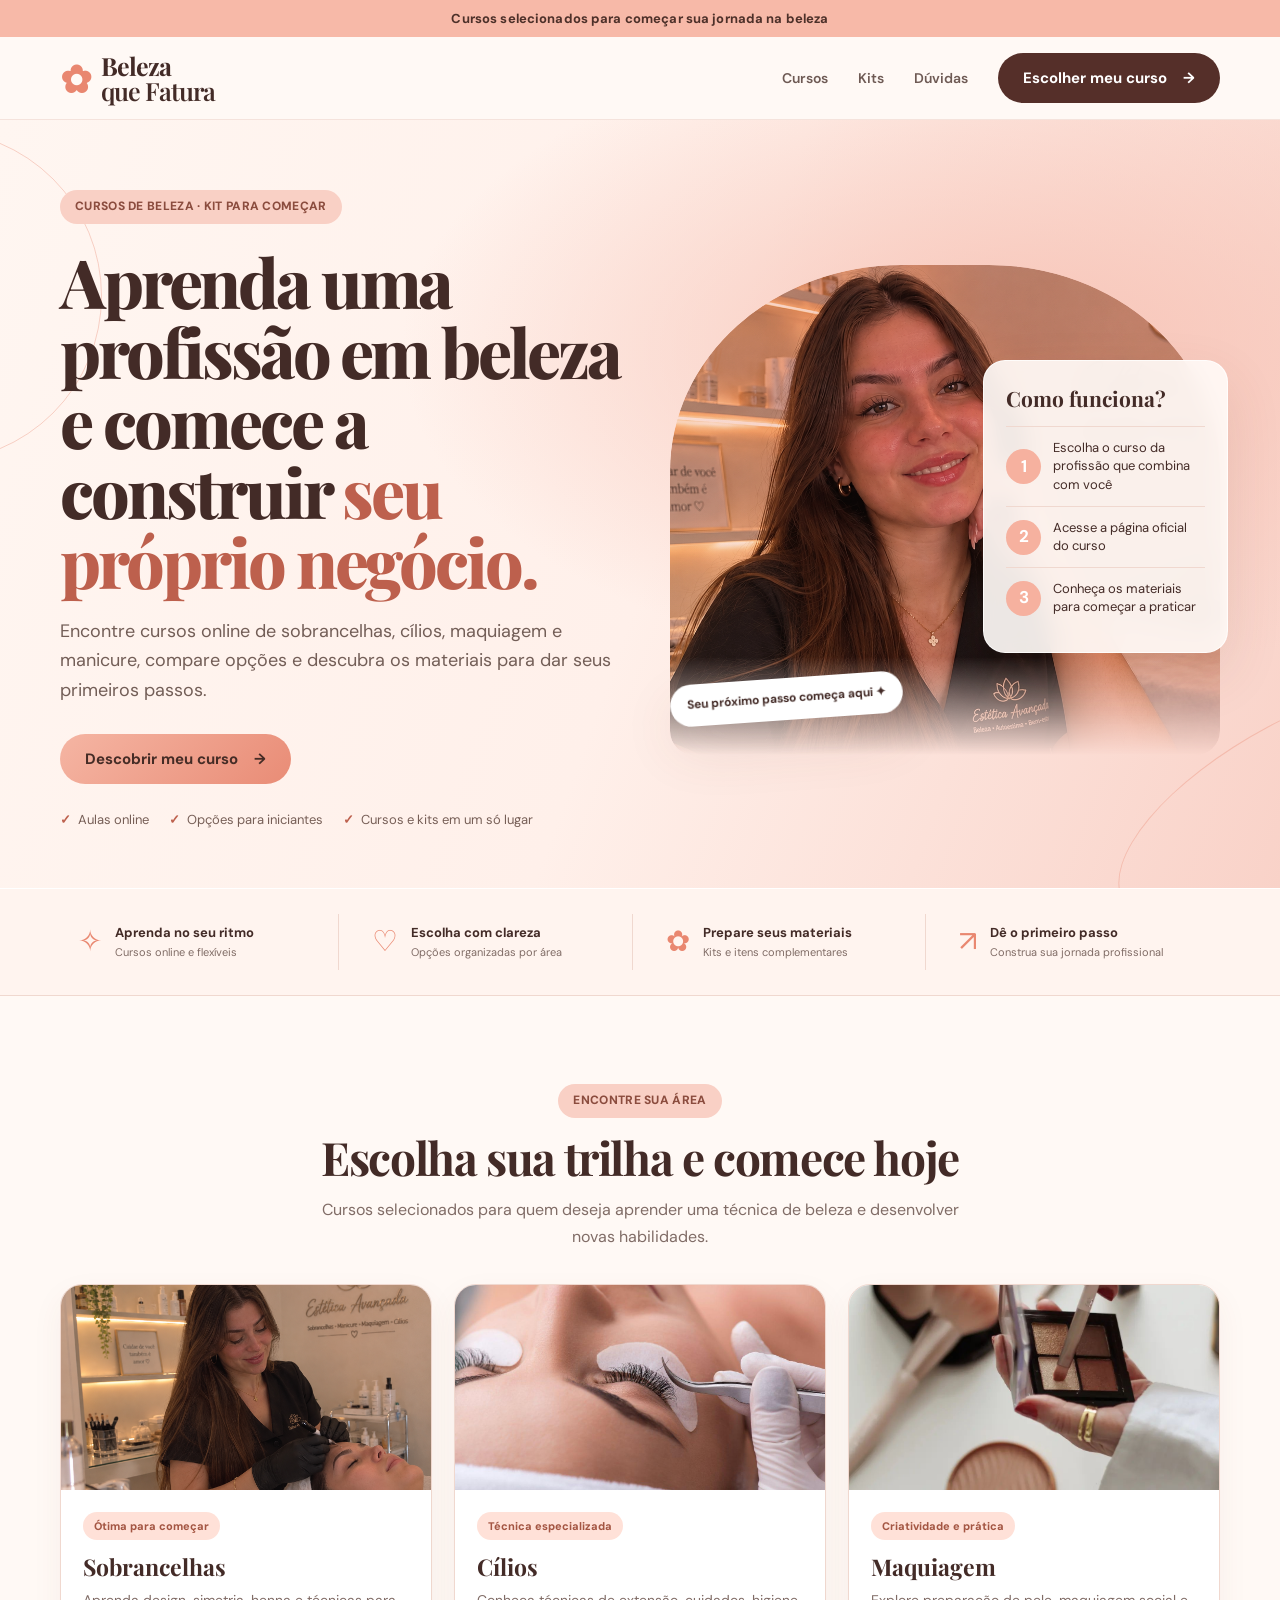
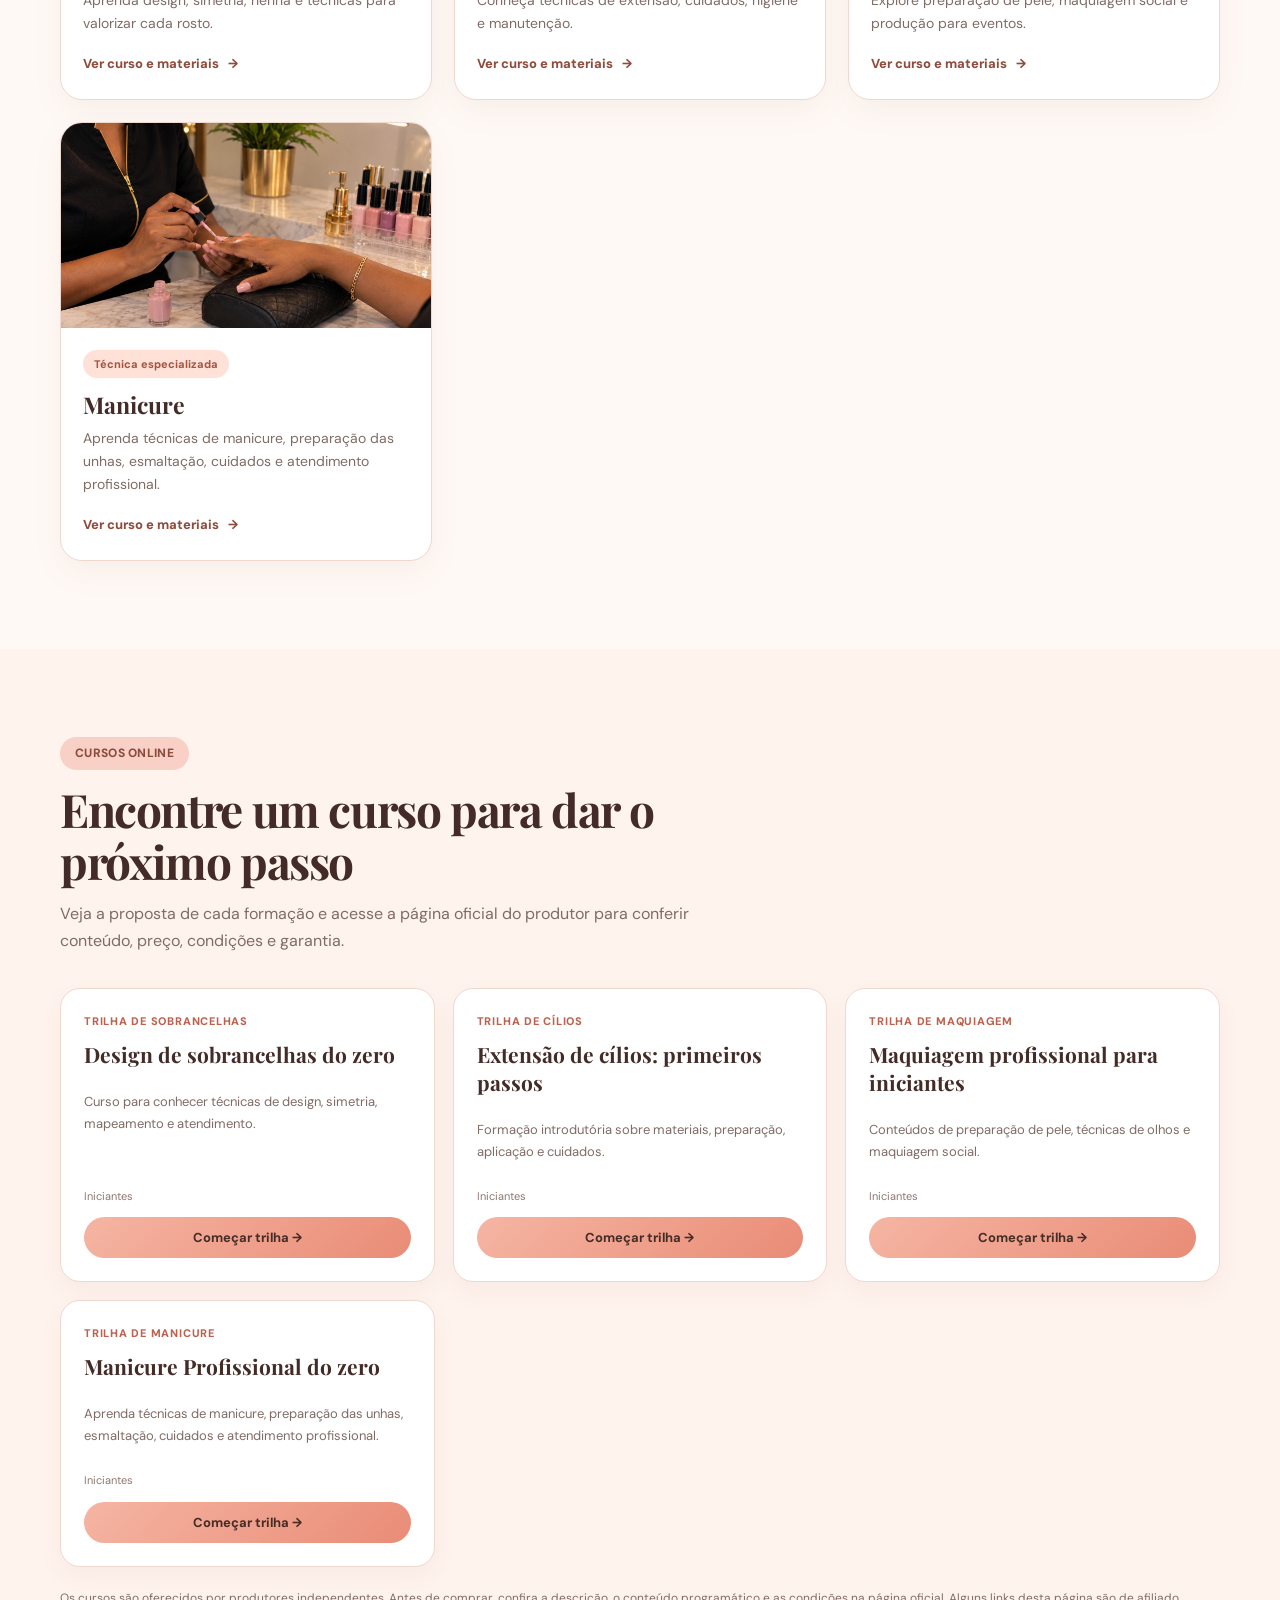
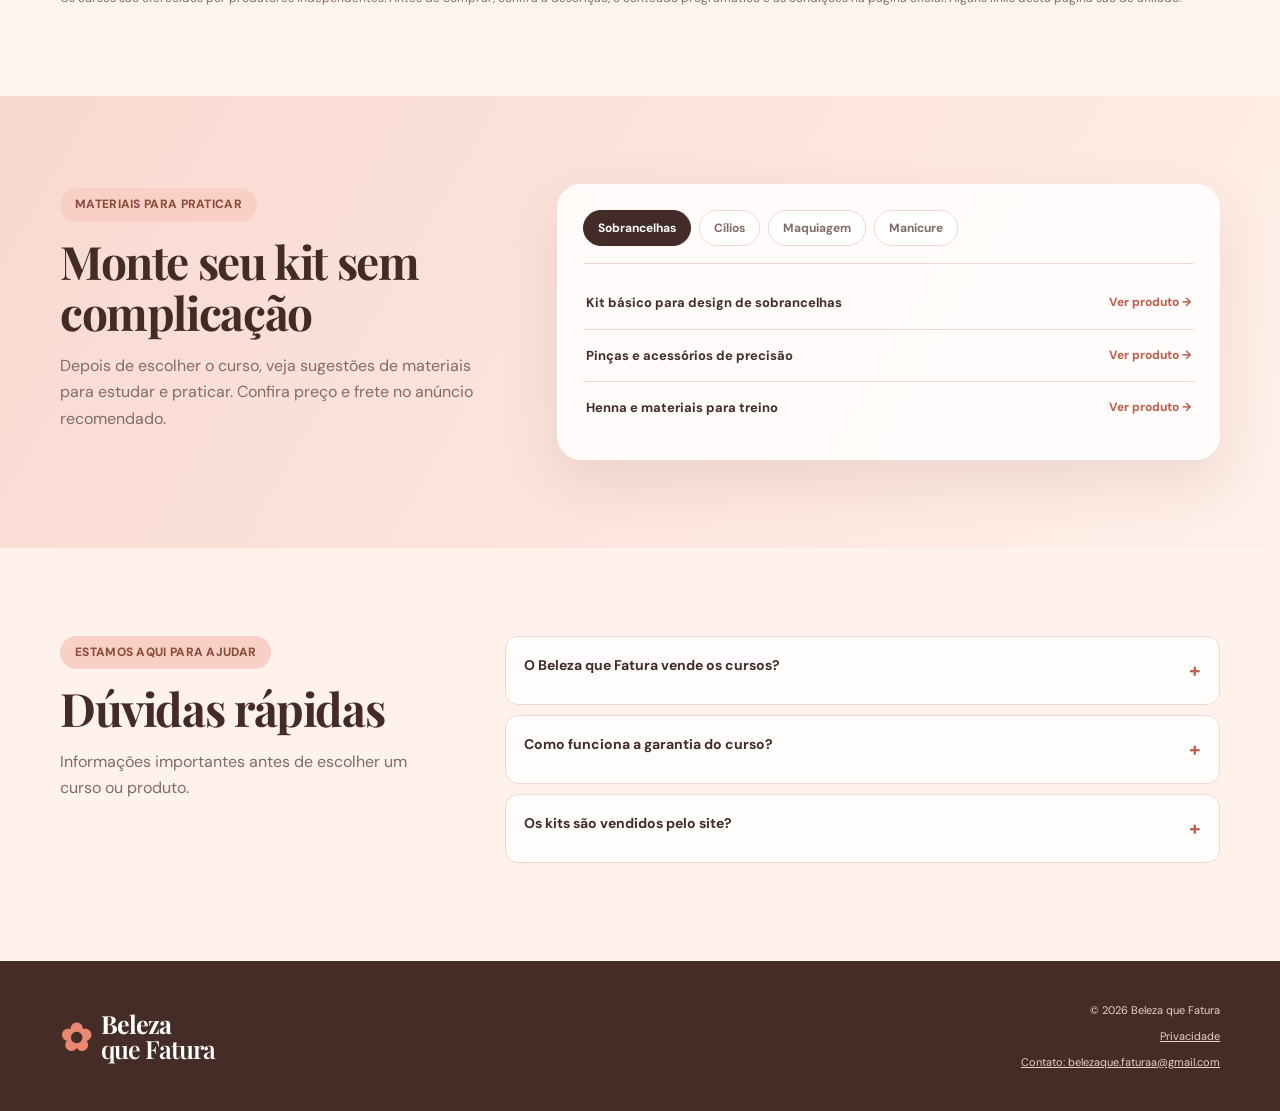
<file: principal/index.html>
<!DOCTYPE html>
<html lang="pt-BR">
<head>
  <meta charset="UTF-8">
  <meta name="viewport" content="width=device-width, initial-scale=1.0">
  <meta name="theme-color" content="#f8c4b5">
  <meta name="description" content="Encontre cursos de beleza para começar em sobrancelhas, cílios, maquiagem e manicure, além de kits e materiais para seus primeiros atendimentos.">
  <meta property="og:title" content="Beleza que Fatura | Aprenda, pratique e comece">
  <meta property="og:description" content="Cursos de beleza selecionados e kits para dar os primeiros passos na profissão.">
  <link rel="icon" href="favicon.svg" type="image/svg+xml">
  <title>Beleza que Fatura | Cursos e kits para começar</title>
  <link rel="preconnect" href="https://fonts.googleapis.com">
  <link rel="preconnect" href="https://fonts.gstatic.com" crossorigin>
  <link href="https://fonts.googleapis.com/css2?family=DM+Sans:wght@400;500;600;700;800&family=Playfair+Display:wght@600;700;800&display=swap" rel="stylesheet">
  <link rel="stylesheet" href="style.css">
</head>
<body>
  <a class="skip" href="#conteudo">Pular para o conteúdo</a>
  <div class="promo" id="promo">Cursos selecionados para começar sua jornada na beleza</div>

  <header class="header" id="header">
    <div class="container nav-wrap">
      <a class="brand" href="#inicio" aria-label="Beleza que Fatura - início">
        <span class="brand-mark" aria-hidden="true">✿</span>
        <span>Beleza <b>que Fatura</b></span>
      </a>
      <button class="menu-toggle" id="menuToggle" aria-expanded="false" aria-controls="nav" type="button">Menu</button>
      <nav class="nav" id="nav">
        <a href="#trilhas">Cursos</a>
        <a href="#kits">Kits</a>
        <a href="#faq">Dúvidas</a>
        <a class="button button-dark nav-cta" href="#trilhas">Escolher meu curso <span>→</span></a>
      </nav>
    </div>
  </header>

  <main id="conteudo">
    <section class="hero" id="inicio">
      <div class="hero-deco deco-one"></div><div class="hero-deco deco-two"></div>
      <div class="container hero-grid">
        <div class="hero-copy">
          <span class="eyebrow">Cursos de beleza · Kit para começar</span>
          <h1>Aprenda uma profissão em beleza e comece a construir <em>seu próprio negócio.</em></h1>
          <p class="hero-text">Encontre cursos online de sobrancelhas, cílios, maquiagem e manicure, compare opções e descubra os materiais para dar seus primeiros passos.</p>
          <div class="hero-actions"><a class="button button-primary" href="#trilhas">Descobrir meu curso <span>→</span></a></div>
          <ul class="hero-points"><li>Aulas online</li><li>Opções para iniciantes</li><li>Cursos e kits em um só lugar</li></ul>
        </div>
        <div class="hero-visual">
          <img src="img/model-marii.png" alt="Profissional de beleza segurando pincéis de maquiagem" class="hero-photo">
          <div class="how-card">
            <h2>Como funciona?</h2>
            <div class="how-row"><b>1</b><span>Escolha o curso da profissão que combina com você</span></div>
            <div class="how-row"><b>2</b><span>Acesse a página oficial do curso</span></div>
            <div class="how-row"><b>3</b><span>Conheça os materiais para começar a praticar</span></div>
          </div>
          <span class="floating-label">Seu próximo passo começa aqui ✦</span>
        </div>
      </div>
    </section>

    <section class="benefit-strip">
      <div class="container benefit-grid">
        <div><span class="benefit-icon">✧</span><p><b>Aprenda no seu ritmo</b><small>Cursos online e flexíveis</small></p></div>
        <div><span class="benefit-icon">♡</span><p><b>Escolha com clareza</b><small>Opções organizadas por área</small></p></div>
        <div><span class="benefit-icon">✿</span><p><b>Prepare seus materiais</b><small>Kits e itens complementares</small></p></div>
        <div><span class="benefit-icon">↗</span><p><b>Dê o primeiro passo</b><small>Construa sua jornada profissional</small></p></div>
      </div>
    </section>

    <section class="tracks section" id="trilhas">
      <div class="container">
        <div class="section-heading centered"><span class="eyebrow">Encontre sua área</span><h2>Escolha sua trilha e comece hoje</h2><p>Cursos selecionados para quem deseja aprender uma técnica de beleza e desenvolver novas habilidades.</p></div>
        <div class="track-grid">
          <article class="track-card"><img src="img/marisobran.png" alt="Detalhe de sobrancelha bem definida"><div class="track-content"><span class="tag">Ótima para começar</span><h3>Sobrancelhas</h3><p>Aprenda design, simetria, henna e técnicas para valorizar cada rosto.</p><a href="#curso-sobrancelhas" class="text-link">Ver curso e materiais <span>→</span></a></div></article>
          <article class="track-card"><img src="img/cilios.png" alt="Detalhe de cílios com extensão"><div class="track-content"><span class="tag">Técnica especializada</span><h3>Cílios</h3><p>Conheça técnicas de extensão, cuidados, higiene e manutenção.</p><a href="#curso-cilios" class="text-link">Ver curso e materiais <span>→</span></a></div></article>
          <article class="track-card"><img src="img/makeup.png" alt="Pincel de maquiagem sendo usado para aplicar produto sobre a pele em um ambiente profissional de beleza"><div class="track-content"><span class="tag">Criatividade e prática</span><h3>Maquiagem</h3><p>Explore preparação de pele, maquiagem social e produção para eventos.</p><a href="#curso-maquiagem" class="text-link">Ver curso e materiais <span>→</span></a></div></article>
          <article class="track-card"><img src="img/manicure.png" alt="Detalhe de unha com esmalte"><div class="track-content"><span class="tag">Técnica especializada</span><h3>Manicure</h3><p>Aprenda técnicas de manicure, preparação das unhas, esmaltação, cuidados e atendimento profissional.</p><a href="#curso-manicure" class="text-link">Ver curso e materiais <span>→</span></a></div></article>
        </div>
      </div>
    </section>

    <section class="courses section" id="cursos-recomendados">
      <div class="container">
        <div class="section-heading"><span class="eyebrow">Cursos online</span><h2>Encontre um curso para dar o próximo passo</h2><p>Veja a proposta de cada formação e acesse a página oficial do produtor para conferir conteúdo, preço, condições e garantia.</p></div>
        <div class="course-list" id="courseList"></div>
        <p class="disclaimer">Os cursos são oferecidos por produtores independentes. Antes de comprar, confira a descrição, o conteúdo programático e as condições na página oficial. Alguns links desta página são de afiliado.</p>
      </div>
    </section>

    <section class="kits section" id="kits">
      <div class="container kits-layout">
        <div class="kits-intro"><span class="eyebrow">Materiais para praticar</span><h2>Monte seu kit sem complicação</h2><p>Depois de escolher o curso, veja sugestões de materiais para estudar e praticar. Confira preço e frete no anúncio recomendado.</p><div class="store-pills"></div></div>
        <div class="kit-panel"><div class="kit-tabs" role="tablist" aria-label="Escolha a área do kit"><button class="kit-tab active" data-kit="sobrancelhas" role="tab" aria-selected="true">Sobrancelhas</button><button class="kit-tab" data-kit="cilios" role="tab" aria-selected="false">Cílios</button><button class="kit-tab" data-kit="maquiagem" role="tab" aria-selected="false">Maquiagem</button>
        <button class="kit-tab" data-kit="manicure" role="tab" aria-selected="false">Manicure</button>
        </div><div id="kitItems" class="kit-items"></div></div>
      </div>
    </section>

  
    <section class="faq section" id="faq">
      <div class="container faq-layout"><div><span class="eyebrow">Estamos aqui para ajudar</span><h2>Dúvidas rápidas</h2><p>Informações importantes antes de escolher um curso ou produto.</p></div><div class="faq-list">
        <details><summary>O Beleza que Fatura vende os cursos?</summary><p>Não. O site apresenta e recomenda cursos oferecidos por produtores independentes. Ao clicar em um curso, você será direcionada à página oficial de venda, como a Hotmart, quando esse for o canal utilizado pelo produtor.</p></details>
        <details><summary>Como funciona a garantia do curso?</summary><p>O prazo e as regras de reembolso devem ser conferidos na página oficial de cada curso, antes da compra. Não presumimos que todos os produtores ofereçam as mesmas condições.</p></details>
        <details><summary>Os kits são vendidos pelo site?</summary><p>Não. As sugestões de materiais direcionam para lojas e vendedores externos. Confira avaliações, descrição, frete e política de devolução antes de finalizar a compra.</p></details>
      </div></div>
    </section>

    <!--
    <section class="newsletter section">
      <div class="container newsletter-box"><div><span class="newsletter-icon">✉</span><div><h2>Receba novidades e dicas</h2><p>Conteúdos sobre cursos, beleza e empreendedorismo.</p></div></div><form id="newsletterForm"><label class="sr-only" for="email">Seu e-mail</label><input id="email" type="email" placeholder="Seu e-mail" required><button class="button button-primary" type="submit">Quero receber →</button><small id="newsletterMessage">Ao se cadastrar, você concorda em receber comunicações por e-mail.</small></form></div>
    </section>
  -->
  </main>

  <footer class="footer">
  <div class="container footer-grid">
    <a class="brand footer-brand" href="#inicio"><span class="brand-mark">✿</span><span>Beleza <b>que Fatura</b></span></a>
    <div class="footer-meta">
      <span>© <span id="year"></span> Beleza que Fatura</span>
      <a href="privacidade.html">Privacidade</a>
      <a href="mailto:belezaquefatura@gmail.com">Contato: belezaque.faturaa@gmail.com</a>
    </div>
  </div>
</footer>
<script src="script.js"></script>
</body>
</html>
</file>
<file: principal/style.css>
:root{--peach:#f6b6a5;--coral:#e98770;--coral-dark:#bd604d;--cream:#fff9f5;--blush:#ffede7;--blush-2:#fbe0d8;--ink:#432b27;--muted:#806c66;--line:#f0d8cf;--white:#fff;--shadow:0 22px 55px rgba(119,66,52,.12);--radius:24px}*{box-sizing:border-box}html{scroll-behavior:smooth;scroll-padding-top:90px}body{margin:0;background:var(--cream);color:var(--ink);font:16px/1.65 'DM Sans',sans-serif;overflow-x:hidden}a{color:inherit;text-decoration:none}img{display:block;max-width:100%}.container{width:min(1160px,calc(100% - 44px));margin:auto}.skip{position:absolute;left:-9999px;top:8px;background:var(--ink);color:#fff;padding:10px;z-index:100}.skip:focus{left:10px}.promo{text-align:center;background:#f7b9a8;color:#4d3029;padding:8px 16px;font-size:13px;font-weight:700;letter-spacing:.01em}.header{position:sticky;top:0;z-index:30;background:rgba(255,249,245,.92);backdrop-filter:blur(16px);border-bottom:1px solid rgba(240,216,207,.65)}.nav-wrap{height:82px;display:flex;align-items:center;justify-content:space-between;gap:24px}.brand{display:flex;align-items:center;gap:10px;font:700 25px/1 'Playfair Display',serif;letter-spacing:-.04em}.brand b{display:block;font-weight:600}.brand-mark{font-size:38px;color:var(--coral);line-height:1}.nav{display:flex;align-items:center;gap:30px}.nav>a:not(.button){font-size:14px;color:#6e5a54;font-weight:600}.nav>a:not(.button):hover,.text-link:hover{color:var(--coral-dark)}.menu-toggle{display:none;border:1px solid var(--line);background:#fff;border-radius:999px;padding:9px 17px;color:var(--ink);font:700 14px 'DM Sans'}.button{display:inline-flex;align-items:center;justify-content:center;gap:16px;border:0;border-radius:999px;padding:15px 25px;font:700 15px 'DM Sans';cursor:pointer;transition:.2s}.button:hover{transform:translateY(-2px);box-shadow:0 12px 25px rgba(117,62,47,.16)}.button-primary{background:linear-gradient(135deg,#f5b5a3,#e98c76);color:#452c26}.button-dark{background:#552f29;color:white}.button-outline{background:#fff;border:1px solid var(--line);color:var(--ink)}.button.small{padding:9px 17px;font-size:13px}.hero{position:relative;isolation:isolate;overflow:hidden;padding:70px 0 58px;background:radial-gradient(ellipse at 80% 30%,#f7c4b7 0,transparent 43%),linear-gradient(110deg,#fff6f1 0%,#fff0ea 52%,#f9d2c8 100%)}.hero:before,.hero:after{content:'';position:absolute;border:1px solid rgba(232,135,112,.35);border-radius:50%;z-index:-1}.hero:before{width:330px;height:330px;left:-230px;top:10px}.hero:after{width:420px;height:170px;right:-240px;bottom:0;transform:rotate(-28deg)}.hero-grid{display:grid;grid-template-columns:1.02fr .98fr;gap:38px;align-items:center}.hero-copy{position:relative;z-index:2}.eyebrow{display:inline-flex;align-items:center;border-radius:999px;background:#f9d0c5;color:#8b4c3e;padding:7px 15px;font-size:12px;font-weight:800;letter-spacing:.025em;text-transform:uppercase}.hero h1{font:800 clamp(42px,5.3vw,68px)/1.03 'Playfair Display',serif;letter-spacing:-.045em;margin:23px 0 20px;max-width:670px}.hero h1 em{font-style:normal;color:var(--coral-dark)}.hero-text{max-width:560px;color:#735e57;font-size:18px;line-height:1.65;margin-bottom:28px}.hero-actions{display:flex;gap:12px;flex-wrap:wrap}.hero-points{display:flex;gap:10px 20px;flex-wrap:wrap;list-style:none;padding:0;margin:25px 0 0;color:#775f57;font-size:13px}.hero-points li:before{content:'✓';color:var(--coral-dark);font-weight:800;margin-right:7px}.hero-visual{position:relative;min-height:490px;display:flex;align-items:center;justify-content:center}.hero-photo{width:min(100%,570px);height:490px;object-fit:cover;object-position:center 25%;border-radius:42% 42% 24px 24px;mix-blend-mode:multiply;filter:saturate(.94);mask-image:linear-gradient(to bottom,#000 80%,transparent 100%)}.how-card{position:absolute;right:-8px;top:95px;width:245px;padding:23px 22px;background:rgba(255,250,247,.92);border:1px solid rgba(255,255,255,.8);border-radius:22px;box-shadow:var(--shadow);backdrop-filter:blur(10px)}.how-card h2{font:700 21px 'Playfair Display';margin:0 0 14px}.how-row{display:flex;align-items:center;gap:12px;padding:12px 0;border-top:1px solid var(--line);font-size:13px;line-height:1.4}.how-row b{width:35px;height:35px;flex:none;border-radius:50%;display:grid;place-items:center;background:#f6b19f;color:white;font-size:17px}.floating-label{position:absolute;left:0;bottom:35px;background:white;border-radius:999px;padding:11px 17px;font-size:12px;font-weight:700;box-shadow:var(--shadow);transform:rotate(-4deg)}.benefit-strip{background:#fff4ef;border-bottom:1px solid var(--line);border-top:1px solid white}.benefit-grid{display:grid;grid-template-columns:repeat(4,1fr);padding:25px 0;gap:15px}.benefit-grid>div{display:flex;align-items:center;gap:13px;border-right:1px solid var(--line);padding:4px 18px}.benefit-grid>div:last-child{border:0}.benefit-icon{font-size:29px;color:var(--coral)}.benefit-grid p{margin:0;line-height:1.35}.benefit-grid b,.benefit-grid small{display:block}.benefit-grid b{font-size:13px}.benefit-grid small{font-size:11px;color:var(--muted);margin-top:4px}.section{padding:88px 0}.section-heading{max-width:680px;margin-bottom:34px}.section-heading.centered{text-align:center;margin-left:auto;margin-right:auto}.section-heading h2,.grow-copy h2,.kits-intro h2,.faq-layout h2{font:700 clamp(31px,4vw,46px)/1.12 'Playfair Display';letter-spacing:-.03em;margin:14px 0}.section-heading p,.grow-copy p,.kits-intro p,.faq-layout>div>p{color:var(--muted);margin:0}.track-grid{display:grid;grid-template-columns:repeat(3,1fr);gap:22px}.track-card{overflow:hidden;background:#fff;border:1px solid var(--line);border-radius:22px;box-shadow:0 12px 32px rgba(123,69,54,.06);transition:.25s}.track-card:hover{transform:translateY(-6px);box-shadow:var(--shadow)}.track-card>img{width:100%;height:205px;object-fit:cover}.track-content{padding:22px}.tag{display:inline-block;border-radius:999px;background:#ffe1d8;color:#a45643;padding:5px 11px;font-size:11px;font-weight:800}.track-content h3,.grow-card h3{font:700 23px 'Playfair Display';margin:11px 0 7px}.track-content p,.grow-card p{font-size:14px;color:var(--muted);margin:0 0 15px}.text-link{font-size:13px;font-weight:800;color:#8f4b3c}.text-link span{margin-left:6px}.courses{background:#fff3ee}.course-list{display:grid;grid-template-columns:repeat(3,1fr);gap:18px}.course-card{background:white;border:1px solid var(--line);border-radius:20px;padding:23px;display:flex;flex-direction:column;min-height:255px;box-shadow:0 10px 25px rgba(123,69,54,.05)}.course-card .course-area{font-size:11px;font-weight:800;text-transform:uppercase;letter-spacing:.07em;color:var(--coral-dark)}.course-card h3{font:700 21px 'Playfair Display';margin:10px 0}.course-card p{color:var(--muted);font-size:13px;flex:1}.course-card .course-meta{font-size:11px;color:#8d7770;margin:12px 0}.course-card .button{width:100%;padding:12px;font-size:13px}.disclaimer{font-size:12px;color:var(--muted);margin:22px 0 0}.kits{background:linear-gradient(120deg,#f9d9d0,#fff0e9)}.kits-layout{display:grid;grid-template-columns:.8fr 1.2fr;gap:55px;align-items:center}.kits-intro .store-pills{display:flex;gap:9px;flex-wrap:wrap;margin-top:24px}.store-pills span{background:#fff;border:1px solid var(--line);padding:8px 14px;border-radius:999px;font-size:12px;font-weight:800}.kit-panel{background:rgba(255,255,255,.85);border:1px solid white;border-radius:24px;padding:25px;box-shadow:var(--shadow)}.kit-tabs{display:flex;gap:8px;flex-wrap:wrap;border-bottom:1px solid var(--line);padding-bottom:17px}.kit-tab{border:1px solid var(--line);border-radius:999px;padding:9px 14px;background:white;font:700 12px 'DM Sans';color:var(--muted);cursor:pointer}.kit-tab.active{background:var(--ink);color:white;border-color:var(--ink)}.kit-items{padding-top:13px}.kit-item{display:flex;justify-content:space-between;align-items:center;gap:15px;padding:15px 3px;border-bottom:1px solid var(--line)}.kit-item:last-child{border-bottom:0}.kit-item b,.kit-item small{display:block}.kit-item b{font-size:13px}.kit-item small{font-size:11px;color:var(--muted);margin-top:3px}.kit-item a{flex:none;font-size:12px;font-weight:800;color:var(--coral-dark)}.grow{background:#fffaf7}.grow-layout{display:grid;grid-template-columns:.75fr 1.25fr;gap:50px;align-items:center}.grow-copy .button{margin-top:25px}.grow-grid{display:grid;grid-template-columns:repeat(3,1fr);gap:14px}.grow-card{background:#fff;border:1px solid var(--line);border-radius:18px;overflow:hidden}.grow-card img{width:100%;height:125px;object-fit:cover}.grow-card>div{padding:15px}.grow-card h3{font-size:17px}.grow-card p{font-size:12px;margin:0}.faq{background:#fff1eb}.faq-layout{display:grid;grid-template-columns:.7fr 1.3fr;gap:60px}.faq-list details{background:rgba(255,255,255,.85);border:1px solid var(--line);border-radius:13px;margin-bottom:10px;padding:0 18px}.faq-list summary{list-style:none;cursor:pointer;padding:17px 0;font-size:14px;font-weight:700;display:flex;justify-content:space-between;gap:15px}.faq-list summary::-webkit-details-marker{display:none}.faq-list summary:after{content:'+';font-size:20px;color:var(--coral-dark)}.faq-list details[open] summary:after{content:'−'}.faq-list details p{color:var(--muted);font-size:13px;padding:0 0 17px;margin:0}.newsletter{padding:35px 0}.newsletter-box{background:#fbe1d9;border-radius:24px;padding:26px 32px;display:flex;justify-content:space-between;align-items:center;gap:25px}.newsletter-box>div{display:flex;align-items:center;gap:16px}.newsletter-icon{width:55px;height:55px;border-radius:50%;background:#fff0e9;display:grid;place-items:center;font-size:26px;color:var(--coral-dark)}.newsletter h2{font:700 21px 'Playfair Display';margin:0}.newsletter p{font-size:12px;color:var(--muted);margin:4px 0 0}.newsletter form{display:grid;grid-template-columns:minmax(160px,240px) auto;gap:8px}.newsletter input{border:1px solid white;border-radius:999px;padding:13px 17px;font:13px 'DM Sans';min-width:0}.newsletter form small{grid-column:1/-1;color:var(--muted);font-size:10px}.footer{background:#452c27;color:#f9e9e2;padding:40px 0}.footer-grid{display:grid;grid-template-columns:.65fr 1.6fr .7fr;gap:30px;align-items:center}.footer-brand{color:white}.footer-grid>p{font-size:11px;line-height:1.7;color:#e8d3cb}.footer-meta{display:flex;flex-direction:column;gap:8px;font-size:11px;color:#e8d3cb;text-align:right}.footer-meta a{text-decoration:underline}.cookie-banner{position:fixed;z-index:60;left:18px;right:18px;bottom:18px;max-width:650px;margin:auto;background:white;border:1px solid var(--line);border-radius:17px;padding:15px 18px;box-shadow:0 18px 50px rgba(49,28,22,.2);display:flex;align-items:center;gap:18px}.cookie-banner[hidden]{display:none}.cookie-banner p{font-size:12px;color:var(--muted);margin:0;flex:1}.cookie-banner>div{display:flex;gap:7px}.back-top{position:fixed;right:20px;bottom:20px;width:42px;height:42px;border-radius:50%;display:grid;place-items:center;background:var(--coral);color:white;font-size:22px;box-shadow:var(--shadow)}.sr-only{position:absolute;width:1px;height:1px;padding:0;margin:-1px;overflow:hidden;clip:rect(0,0,0,0);white-space:nowrap;border:0}
@media(max-width:900px){.hero-grid{grid-template-columns:1fr 1fr;gap:10px}.hero h1{font-size:clamp(38px,5vw,54px)}.hero-visual{min-height:430px}.hero-photo{height:430px}.how-card{right:-12px;width:205px;padding:17px}.how-card h2{font-size:18px}.benefit-grid{grid-template-columns:repeat(2,1fr)}.benefit-grid>div:nth-child(2){border:0}.kits-layout,.grow-layout{grid-template-columns:1fr;gap:30px}.faq-layout{gap:30px}.newsletter-box{align-items:flex-start;flex-direction:column}.newsletter form{width:100%}}
@media(max-width:650px){.container{width:min(100% - 30px,520px)}.nav-wrap{height:70px}.brand{font-size:22px}.brand-mark{font-size:32px}.menu-toggle{display:block}.nav{display:none;position:absolute;left:0;right:0;top:100%;padding:15px 22px 22px;background:var(--cream);border-bottom:1px solid var(--line);flex-direction:column;align-items:stretch;gap:16px}.nav.open{display:flex}.nav .button{text-align:center}.hero{padding:42px 0 30px}.hero-grid{grid-template-columns:1fr}.hero h1{font-size:43px;margin-top:17px}.hero-text{font-size:15px}.hero-visual{min-height:360px;margin-top:8px}.hero-photo{height:360px;width:100%;max-width:390px}.how-card{right:0;top:30px;width:185px;padding:14px}.how-card h2{font-size:16px}.how-row{font-size:11px;padding:8px 0}.how-row b{width:28px;height:28px}.floating-label{bottom:8px;left:4px}.hero-points{font-size:11px;gap:8px 13px}.benefit-grid{padding:16px 0;gap:12px}.benefit-grid>div{padding:4px 5px;gap:8px}.benefit-grid b{font-size:11px}.benefit-grid small{font-size:10px}.benefit-icon{font-size:23px}.section{padding:60px 0}.section-heading.centered{text-align:left}.track-grid,.course-list{grid-template-columns:1fr}.track-card{display:grid;grid-template-columns:115px 1fr}.track-card>img{height:100%;min-height:190px}.track-content{padding:15px}.track-content h3{font-size:19px}.track-content p{font-size:12px}.tag{font-size:9px}.course-card{min-height:0}.kits-layout{gap:22px}.kit-panel{padding:15px}.kit-tabs{gap:5px}.kit-tab{padding:8px 10px;font-size:10px}.grow-grid{grid-template-columns:1fr}.grow-card{display:grid;grid-template-columns:115px 1fr}.grow-card img{height:100%;min-height:120px}.faq-layout{grid-template-columns:1fr}.newsletter-box{padding:22px}.newsletter form{grid-template-columns:1fr}.newsletter form small{grid-column:auto}.footer-grid{grid-template-columns:1fr;gap:15px}.footer-meta{text-align:left}.cookie-banner{left:10px;right:10px;bottom:10px;display:block}.cookie-banner p{margin-bottom:10px}.cookie-banner>div{justify-content:flex-end}.back-top{right:12px;bottom:12px;width:36px;height:36px}}
@media(prefers-reduced-motion:reduce){html{scroll-behavior:auto}*,*:before,*:after{transition:none!important;animation:none!important}}
@media(min-width:651px){.footer-grid{grid-template-columns:1fr auto}}
</file>
